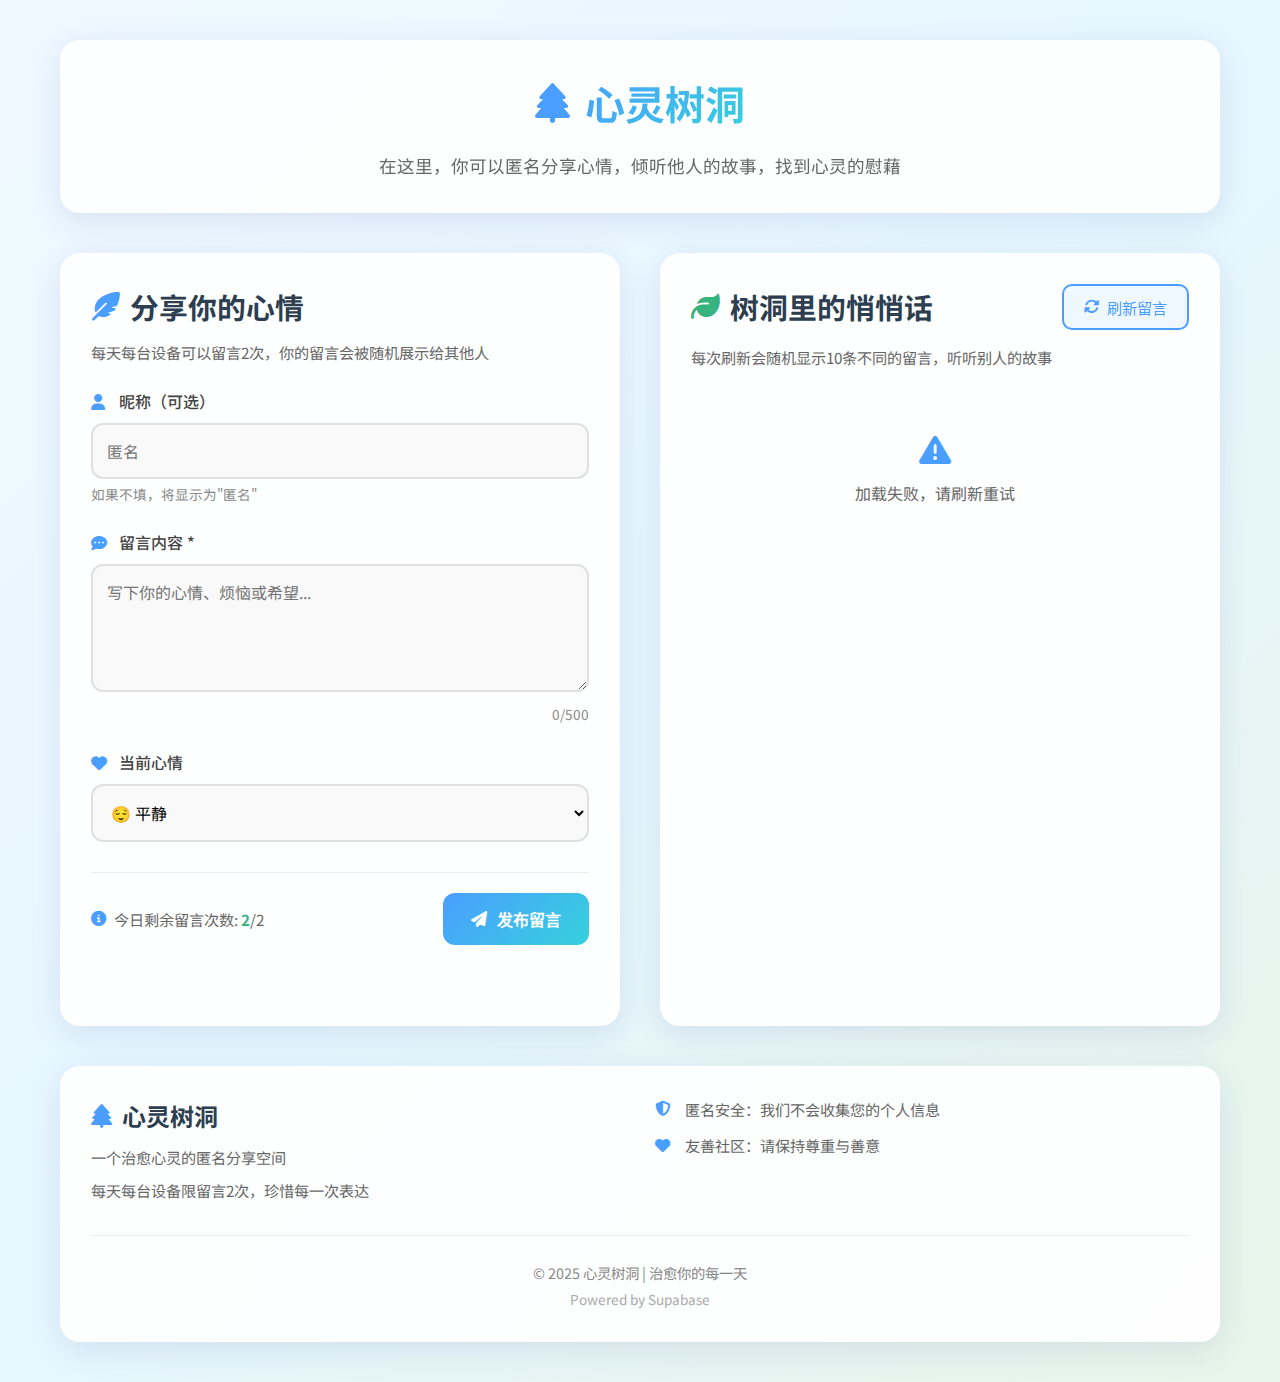
<file: index.html>
<!DOCTYPE html>
<html lang="zh-CN">
<head>
    <meta charset="UTF-8">
    <meta name="viewport" content="width=device-width, initial-scale=1.0">
    <title>心灵树洞 - 治愈你的每一天</title>
    <link rel="stylesheet" href="style.css">
    <link rel="stylesheet" href="https://cdnjs.cloudflare.com/ajax/libs/font-awesome/6.4.0/css/all.min.css">
    <link href="https://fonts.googleapis.com/css2?family=Noto+Sans+SC:wght@300;400;500;700&display=swap" rel="stylesheet">
    <link rel="icon" type="image/x-icon" href="assets/favicon.ico">
</head>
<body>
    <div class="container">
        <!-- 头部 -->
        <header class="header">
            <div class="logo">
                <i class="fas fa-tree"></i>
                <h1>心灵树洞</h1>
            </div>
            <p class="tagline">在这里，你可以匿名分享心情，倾听他人的故事，找到心灵的慰藉</p>
        </header>

        <!-- 主要内容区 -->
        <main class="main-content">
            <!-- 留言表单 -->
            <section class="message-form-section">
                <div class="form-container">
                    <h2><i class="fas fa-feather-alt"></i> 分享你的心情</h2>
                    <p class="form-description">每天每台设备可以留言2次，你的留言会被随机展示给其他人</p>
                    
                    <form id="messageForm">
                        <div class="form-group">
                            <label for="nickname"><i class="fas fa-user"></i> 昵称（可选）</label>
                            <input type="text" id="nickname" placeholder="匿名" maxlength="20">
                            <div class="hint">如果不填，将显示为"匿名"</div>
                        </div>
                        
                        <div class="form-group">
                            <label for="content"><i class="fas fa-comment-dots"></i> 留言内容 *</label>
                            <textarea id="content" placeholder="写下你的心情、烦恼或希望..." rows="4" required maxlength="500"></textarea>
                            <div class="char-count"><span id="charCount">0</span>/500</div>
                        </div>
                        
                        <div class="form-group">
                            <label for="mood"><i class="fas fa-heart"></i> 当前心情</label>
                            <select id="mood">
                                <option value="平静">😌 平静</option>
                                <option value="开心">😊 开心</option>
                                <option value="希望">✨ 希望</option>
                                <option value="难过">😔 难过</option>
                                <option value="焦虑">😰 焦虑</option>
                                <option value="愤怒">😠 愤怒</option>
                                <option value="感恩">🙏 感恩</option>
                                <option value="困惑">🤔 困惑</option>
                                <option value="其他">🌱 其他</option>
                            </select>
                        </div>
                        
                        <div class="form-footer">
                            <div class="quota-info">
                                <i class="fas fa-info-circle"></i>
                                <span>今日剩余留言次数: <span id="remainingCount">2</span>/2</span>
                            </div>
                            <button type="submit" id="submitBtn" class="submit-btn">
                                <i class="fas fa-paper-plane"></i> 发布留言
                            </button>
                        </div>
                    </form>
                    
                    <div id="formMessage" class="form-message"></div>
                </div>
            </section>

            <!-- 留言展示区 -->
            <section class="messages-section">
                <div class="section-header">
                    <h2><i class="fas fa-leaf"></i> 树洞里的悄悄话</h2>
                    <button id="refreshBtn" class="refresh-btn">
                        <i class="fas fa-sync-alt"></i> 刷新留言
                    </button>
                </div>
                
                <p class="section-description">每次刷新会随机显示10条不同的留言，听听别人的故事</p>
                
                <div id="messagesContainer" class="messages-container">
                    <div class="loading-message">
                        <i class="fas fa-spinner fa-spin"></i>
                        <p>正在加载树洞里的悄悄话...</p>
                    </div>
                </div>
                
                <div class="empty-state" id="emptyState" style="display: none;">
                    <i class="fas fa-inbox"></i>
                    <h3>树洞还是空的</h3>
                    <p>成为第一个分享心情的人吧！</p>
                </div>
            </section>
        </main>

        <!-- 页脚 -->
        <footer class="footer">
            <div class="footer-content">
                <div class="footer-info">
                    <h3><i class="fas fa-tree"></i> 心灵树洞</h3>
                    <p>一个治愈心灵的匿名分享空间</p>
                    <p>每天每台设备限留言2次，珍惜每一次表达</p>
                </div>
                <div class="footer-links">
                    <p><i class="fas fa-shield-alt"></i> 匿名安全：我们不会收集您的个人信息</p>
                    <p><i class="fas fa-heart"></i> 友善社区：请保持尊重与善意</p>
                </div>
            </div>
            <div class="copyright">
                <p>© 2025 心灵树洞 | 治愈你的每一天</p>
                <p class="tech-note">Powered by Supabase</p>
            </div>
        </footer>
    </div>

    <!-- 成功提示模态框 -->
    <div id="successModal" class="modal">
        <div class="modal-content">
            <div class="modal-icon">
                <i class="fas fa-check-circle"></i>
            </div>
            <h3>留言已放入树洞</h3>
            <p>你的心情已被树洞聆听，可能会在某个时刻温暖他人</p>
            <button id="closeModalBtn" class="modal-btn">继续分享</button>
        </div>
    </div>

    <script src="script.js"></script>
</body>
</html>
</file>
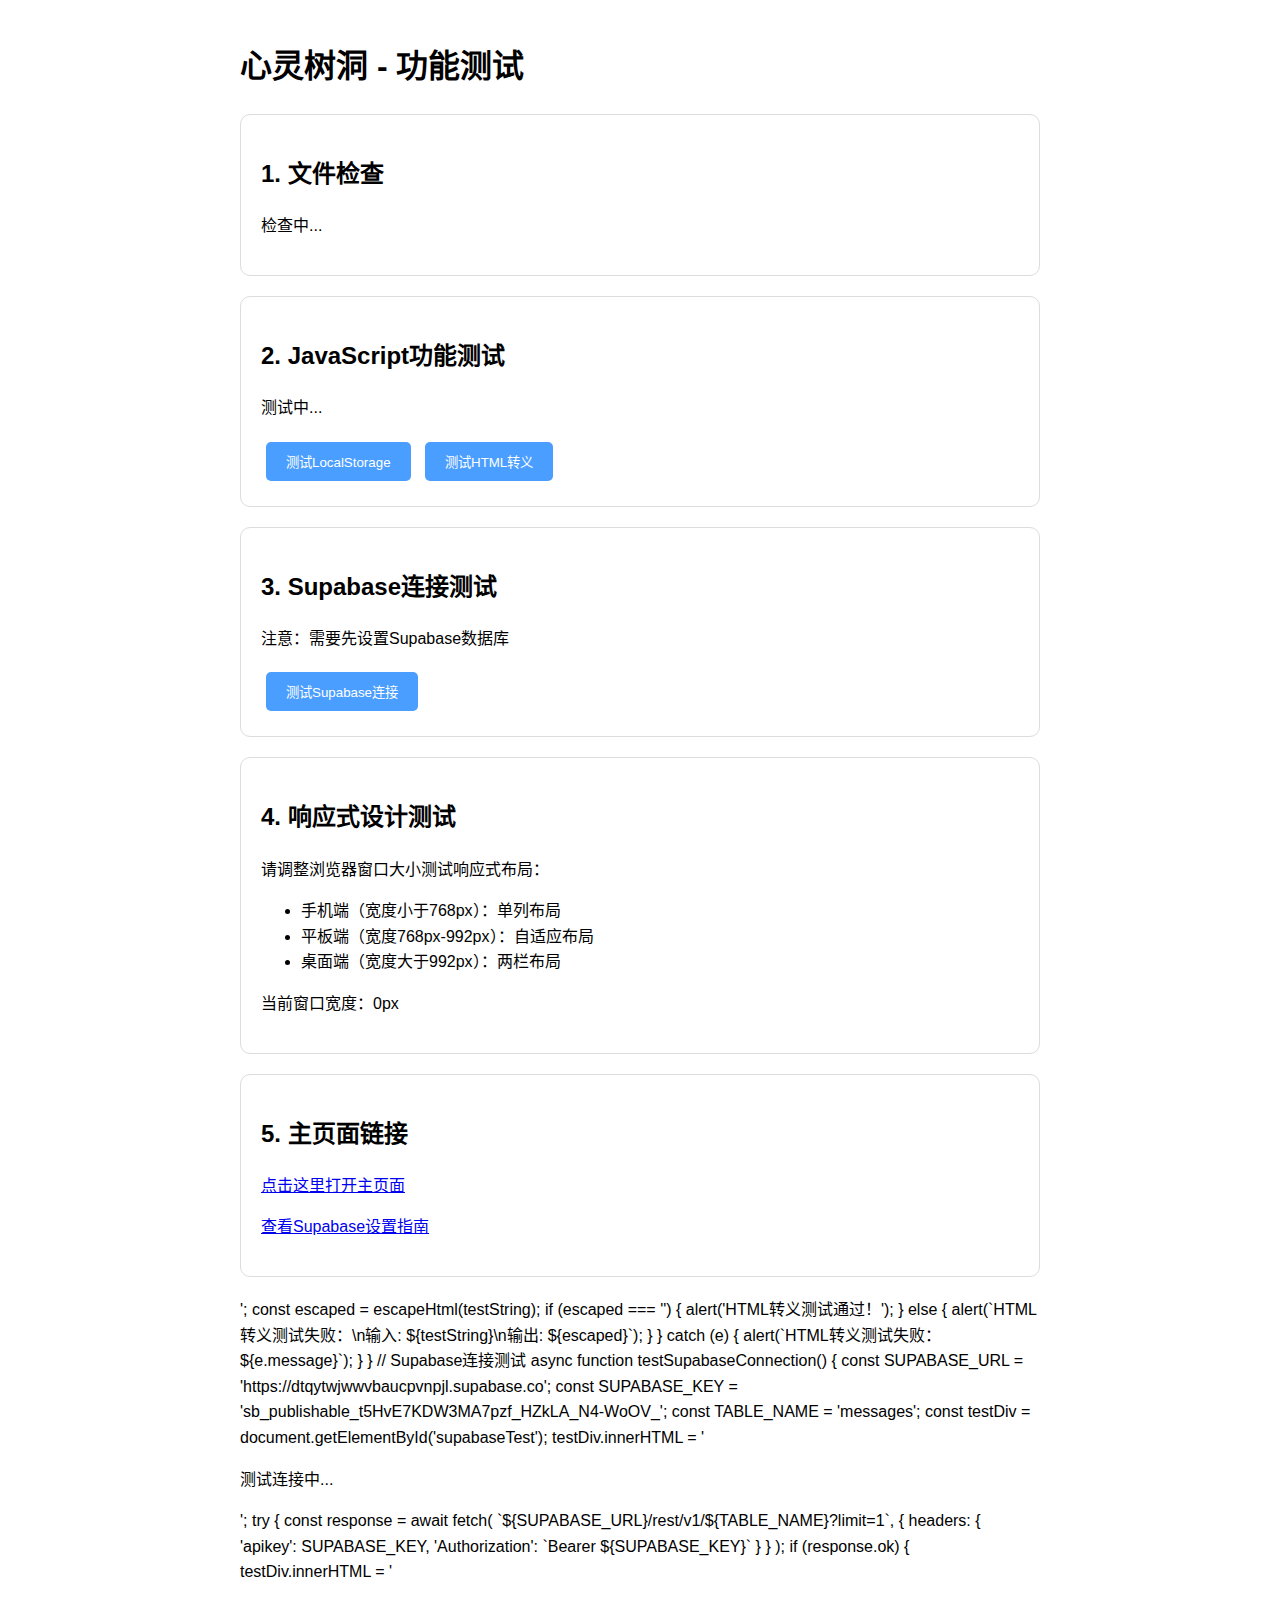
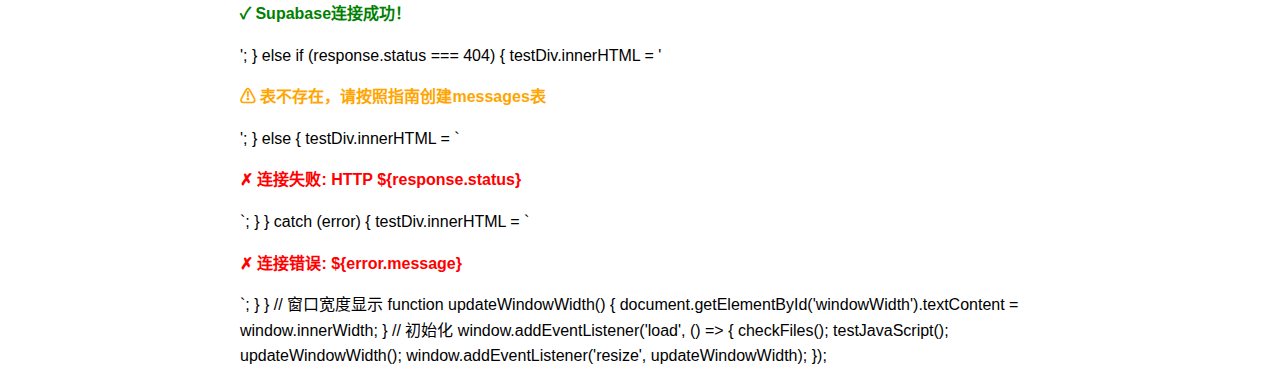
<file: test.html>
<!DOCTYPE html>
<html lang="zh-CN">
<head>
    <meta charset="UTF-8">
    <meta name="viewport" content="width=device-width, initial-scale=1.0">
    <title>心灵树洞 - 功能测试</title>
    <style>
        body {
            font-family: Arial, sans-serif;
            max-width: 800px;
            margin: 0 auto;
            padding: 20px;
            line-height: 1.6;
        }
        .test-section {
            margin: 20px 0;
            padding: 20px;
            border: 1px solid #ddd;
            border-radius: 10px;
        }
        .pass {
            color: green;
            font-weight: bold;
        }
        .fail {
            color: red;
            font-weight: bold;
        }
        .warning {
            color: orange;
            font-weight: bold;
        }
        button {
            padding: 10px 20px;
            background: #4a9eff;
            color: white;
            border: none;
            border-radius: 5px;
            cursor: pointer;
            margin: 5px;
        }
        button:hover {
            background: #3679d6;
        }
    </style>
</head>
<body>
    <h1>心灵树洞 - 功能测试</h1>
    
    <div class="test-section">
        <h2>1. 文件检查</h2>
        <div id="fileCheck">
            <p>检查中...</p>
        </div>
    </div>
    
    <div class="test-section">
        <h2>2. JavaScript功能测试</h2>
        <div id="jsTest">
            <p>测试中...</p>
        </div>
        <button onclick="testLocalStorage()">测试LocalStorage</button>
        <button onclick="testEscapeHtml()">测试HTML转义</button>
    </div>
    
    <div class="test-section">
        <h2>3. Supabase连接测试</h2>
        <div id="supabaseTest">
            <p>注意：需要先设置Supabase数据库</p>
            <button onclick="testSupabaseConnection()">测试Supabase连接</button>
        </div>
    </div>
    
    <div class="test-section">
        <h2>4. 响应式设计测试</h2>
        <p>请调整浏览器窗口大小测试响应式布局：</p>
        <ul>
            <li>手机端（宽度小于768px）：单列布局</li>
            <li>平板端（宽度768px-992px）：自适应布局</li>
            <li>桌面端（宽度大于992px）：两栏布局</li>
        </ul>
        <p>当前窗口宽度：<span id="windowWidth">0</span>px</p>
    </div>
    
    <div class="test-section">
        <h2>5. 主页面链接</h2>
        <p><a href="index.html" target="_blank">点击这里打开主页面</a></p>
        <p><a href="../backend/supabase_setup.md" target="_blank">查看Supabase设置指南</a></p>
    </div>

    <script>
        // 文件检查
        function checkFiles() {
            const files = [
                'index.html',
                'style.css', 
                'script.js',
                'assets/README.txt'
            ];
            
            const fileCheckDiv = document.getElementById('fileCheck');
            let html = '<ul>';
            let allPass = true;
            
            files.forEach(file => {
                // 简单检查文件是否存在（通过尝试加载）
                const xhr = new XMLHttpRequest();
                xhr.open('HEAD', file, false);
                try {
                    xhr.send();
                    if (xhr.status === 200 || xhr.status === 0) {
                        html += `<li><span class="pass">✓</span> ${file} 存在</li>`;
                    } else {
                        html += `<li><span class="fail">✗</span> ${file} 不存在或无法访问</li>`;
                        allPass = false;
                    }
                } catch (e) {
                    html += `<li><span class="fail">✗</span> ${file} 检查失败: ${e.message}</li>`;
                    allPass = false;
                }
            });
            
            html += '</ul>';
            if (allPass) {
                html += '<p class="pass">所有文件检查通过！</p>';
            } else {
                html += '<p class="fail">部分文件检查失败，请检查文件路径。</p>';
            }
            
            fileCheckDiv.innerHTML = html;
        }
        
        // JavaScript功能测试
        function testJavaScript() {
            const jsTestDiv = document.getElementById('jsTest');
            let html = '<ul>';
            let testsPassed = 0;
            let totalTests = 3;
            
            // 测试1: 检查必要的函数是否存在
            try {
                if (typeof escapeHtml === 'function') {
                    html += '<li><span class="pass">✓</span> escapeHtml函数存在</li>';
                    testsPassed++;
                } else {
                    html += '<li><span class="fail">✗</span> escapeHtml函数不存在</li>';
                }
            } catch (e) {
                html += `<li><span class="fail">✗</span> escapeHtml函数检查失败: ${e.message}</li>`;
            }
            
            // 测试2: 测试日期函数
            try {
                const today = new Date().toDateString();
                if (today && typeof today === 'string') {
                    html += `<li><span class="pass">✓</span> 日期函数正常: ${today}</li>`;
                    testsPassed++;
                }
            } catch (e) {
                html += `<li><span class="fail">✗</span> 日期函数测试失败</li>`;
            }
            
            // 测试3: 测试JSON函数
            try {
                const testObj = { test: true };
                const jsonStr = JSON.stringify(testObj);
                const parsedObj = JSON.parse(jsonStr);
                if (parsedObj.test === true) {
                    html += '<li><span class="pass">✓</span> JSON函数正常</li>';
                    testsPassed++;
                }
            } catch (e) {
                html += `<li><span class="fail">✗</span> JSON函数测试失败</li>`;
            }
            
            html += '</ul>';
            html += `<p>JavaScript测试: ${testsPassed}/${totalTests} 通过</p>`;
            
            jsTestDiv.innerHTML = html;
        }
        
        // LocalStorage测试
        function testLocalStorage() {
            try {
                localStorage.setItem('test_key', 'test_value');
                const value = localStorage.getItem('test_key');
                if (value === 'test_value') {
                    localStorage.removeItem('test_key');
                    alert('LocalStorage测试通过！');
                } else {
                    alert('LocalStorage测试失败：读取的值不正确');
                }
            } catch (e) {
                alert(`LocalStorage测试失败：${e.message}`);
            }
        }
        
        // HTML转义测试
        function testEscapeHtml() {
            try {
                // 定义escapeHtml函数（从主脚本复制）
                function escapeHtml(text) {
                    const div = document.createElement('div');
                    div.textContent = text;
                    return div.innerHTML;
                }
                
                const testString = '<script>alert("xss")</script>';
                const escaped = escapeHtml(testString);
                if (escaped === '<script>alert("xss")</script>') {
                    alert('HTML转义测试通过！');
                } else {
                    alert(`HTML转义测试失败：\n输入: ${testString}\n输出: ${escaped}`);
                }
            } catch (e) {
                alert(`HTML转义测试失败：${e.message}`);
            }
        }
        
        // Supabase连接测试
        async function testSupabaseConnection() {
            const SUPABASE_URL = 'https://dtqytwjwwvbaucpvnpjl.supabase.co';
            const SUPABASE_KEY = 'sb_publishable_t5HvE7KDW3MA7pzf_HZkLA_N4-WoOV_';
            const TABLE_NAME = 'messages';
            
            const testDiv = document.getElementById('supabaseTest');
            testDiv.innerHTML = '<p>测试连接中...</p>';
            
            try {
                const response = await fetch(
                    `${SUPABASE_URL}/rest/v1/${TABLE_NAME}?limit=1`,
                    {
                        headers: {
                            'apikey': SUPABASE_KEY,
                            'Authorization': `Bearer ${SUPABASE_KEY}`
                        }
                    }
                );
                
                if (response.ok) {
                    testDiv.innerHTML = '<p class="pass">✓ Supabase连接成功！</p>';
                } else if (response.status === 404) {
                    testDiv.innerHTML = '<p class="warning">⚠ 表不存在，请按照指南创建messages表</p>';
                } else {
                    testDiv.innerHTML = `<p class="fail">✗ 连接失败: HTTP ${response.status}</p>`;
                }
            } catch (error) {
                testDiv.innerHTML = `<p class="fail">✗ 连接错误: ${error.message}</p>`;
            }
        }
        
        // 窗口宽度显示
        function updateWindowWidth() {
            document.getElementById('windowWidth').textContent = window.innerWidth;
        }
        
        // 初始化
        window.addEventListener('load', () => {
            checkFiles();
            testJavaScript();
            updateWindowWidth();
            window.addEventListener('resize', updateWindowWidth);
        });
    </script>
</body>
</html>
</file>
<file: style.css>
/* 基础重置和字体 */
* {
    margin: 0;
    padding: 0;
    box-sizing: border-box;
}

body {
    font-family: 'Noto Sans SC', sans-serif;
    line-height: 1.6;
    color: #333;
    background: linear-gradient(135deg, #f0f8ff 0%, #e6f7ff 50%, #e8f5e9 100%);
    min-height: 100vh;
    padding: 20px;
}

.container {
    max-width: 1200px;
    margin: 0 auto;
    padding: 20px;
}

/* 头部样式 */
.header {
    text-align: center;
    margin-bottom: 40px;
    padding: 30px 20px;
    background: rgba(255, 255, 255, 0.9);
    border-radius: 20px;
    box-shadow: 0 8px 32px rgba(31, 38, 135, 0.1);
    backdrop-filter: blur(4px);
    border: 1px solid rgba(255, 255, 255, 0.18);
}

.logo {
    display: flex;
    align-items: center;
    justify-content: center;
    gap: 15px;
    margin-bottom: 15px;
}

.logo i {
    font-size: 2.5rem;
    color: #4a9eff;
}

.logo h1 {
    font-size: 2.5rem;
    font-weight: 700;
    background: linear-gradient(135deg, #4a9eff 0%, #36d1dc 100%);
    -webkit-background-clip: text;
    -webkit-text-fill-color: transparent;
    background-clip: text;
}

.tagline {
    font-size: 1.1rem;
    color: #666;
    max-width: 600px;
    margin: 0 auto;
    line-height: 1.8;
}

/* 主要内容区布局 */
.main-content {
    display: grid;
    grid-template-columns: 1fr;
    gap: 40px;
    margin-bottom: 40px;
}

@media (min-width: 992px) {
    .main-content {
        grid-template-columns: 1fr 1fr;
    }
}

/* 表单区域 */
.message-form-section {
    background: rgba(255, 255, 255, 0.95);
    border-radius: 20px;
    padding: 30px;
    box-shadow: 0 8px 32px rgba(31, 38, 135, 0.1);
    border: 1px solid rgba(255, 255, 255, 0.18);
}

.form-container h2 {
    font-size: 1.8rem;
    margin-bottom: 10px;
    color: #2c3e50;
    display: flex;
    align-items: center;
    gap: 10px;
}

.form-container h2 i {
    color: #4a9eff;
}

.form-description {
    color: #666;
    margin-bottom: 25px;
    font-size: 0.95rem;
}

/* 表单样式 */
.form-group {
    margin-bottom: 25px;
}

.form-group label {
    display: block;
    margin-bottom: 8px;
    font-weight: 500;
    color: #444;
    display: flex;
    align-items: center;
    gap: 8px;
}

.form-group label i {
    color: #4a9eff;
    width: 20px;
}

.form-group input,
.form-group textarea,
.form-group select {
    width: 100%;
    padding: 14px;
    border: 2px solid #e0e0e0;
    border-radius: 12px;
    font-family: 'Noto Sans SC', sans-serif;
    font-size: 1rem;
    transition: all 0.3s ease;
    background: #f9f9f9;
}

.form-group input:focus,
.form-group textarea:focus,
.form-group select:focus {
    outline: none;
    border-color: #4a9eff;
    background: #fff;
    box-shadow: 0 0 0 3px rgba(74, 158, 255, 0.1);
}

.form-group textarea {
    resize: vertical;
    min-height: 120px;
}

.hint {
    font-size: 0.85rem;
    color: #888;
    margin-top: 5px;
}

.char-count {
    text-align: right;
    font-size: 0.85rem;
    color: #888;
    margin-top: 5px;
}

/* 表单底部 */
.form-footer {
    display: flex;
    justify-content: space-between;
    align-items: center;
    margin-top: 30px;
    padding-top: 20px;
    border-top: 1px solid #eee;
}

.quota-info {
    display: flex;
    align-items: center;
    gap: 8px;
    color: #666;
    font-size: 0.95rem;
}

.quota-info i {
    color: #4a9eff;
}

#remainingCount {
    font-weight: bold;
    color: #36b37e;
}

.submit-btn {
    background: linear-gradient(135deg, #4a9eff 0%, #36d1dc 100%);
    color: white;
    border: none;
    padding: 14px 28px;
    border-radius: 12px;
    font-size: 1rem;
    font-weight: 600;
    cursor: pointer;
    transition: all 0.3s ease;
    display: flex;
    align-items: center;
    gap: 10px;
}

.submit-btn:hover {
    transform: translateY(-2px);
    box-shadow: 0 6px 20px rgba(74, 158, 255, 0.3);
}

.submit-btn:active {
    transform: translateY(0);
}

.submit-btn:disabled {
    background: #ccc;
    cursor: not-allowed;
    transform: none;
    box-shadow: none;
}

/* 表单消息 */
.form-message {
    margin-top: 20px;
    padding: 15px;
    border-radius: 12px;
    font-size: 0.95rem;
}

.form-message.success {
    background: #e8f5e9;
    color: #2e7d32;
    border: 1px solid #a5d6a7;
}

.form-message.error {
    background: #ffebee;
    color: #c62828;
    border: 1px solid #ef9a9a;
}

/* 留言展示区 */
.messages-section {
    background: rgba(255, 255, 255, 0.95);
    border-radius: 20px;
    padding: 30px;
    box-shadow: 0 8px 32px rgba(31, 38, 135, 0.1);
    border: 1px solid rgba(255, 255, 255, 0.18);
}

.section-header {
    display: flex;
    justify-content: space-between;
    align-items: center;
    margin-bottom: 15px;
}

.section-header h2 {
    font-size: 1.8rem;
    color: #2c3e50;
    display: flex;
    align-items: center;
    gap: 10px;
}

.section-header h2 i {
    color: #36b37e;
}

.refresh-btn {
    background: #f0f8ff;
    color: #4a9eff;
    border: 2px solid #4a9eff;
    padding: 10px 20px;
    border-radius: 10px;
    font-size: 0.95rem;
    cursor: pointer;
    transition: all 0.3s ease;
    display: flex;
    align-items: center;
    gap: 8px;
}

.refresh-btn:hover {
    background: #4a9eff;
    color: white;
}

.section-description {
    color: #666;
    margin-bottom: 25px;
    font-size: 0.95rem;
}

/* 留言容器 */
.messages-container {
    display: grid;
    grid-template-columns: 1fr;
    gap: 20px;
    max-height: 600px;
    overflow-y: auto;
    padding-right: 10px;
}

@media (min-width: 768px) {
    .messages-container {
        grid-template-columns: repeat(2, 1fr);
    }
}

/* 单个留言卡片 */
.message-card {
    background: #f9f9f9;
    border-radius: 15px;
    padding: 20px;
    border-left: 5px solid;
    transition: transform 0.3s ease, box-shadow 0.3s ease;
    position: relative;
    overflow: hidden;
}

.message-card:hover {
    transform: translateY(-5px);
    box-shadow: 0 10px 25px rgba(0, 0, 0, 0.1);
}

.message-card::before {
    content: '';
    position: absolute;
    top: 0;
    left: 0;
    right: 0;
    height: 4px;
    background: linear-gradient(90deg, #4a9eff, #36d1dc);
    opacity: 0.3;
}

/* 不同心情的颜色 */
.message-card[data-mood="平静"] { border-left-color: #4a9eff; }
.message-card[data-mood="开心"] { border-left-color: #ffd166; }
.message-card[data-mood="希望"] { border-left-color: #06d6a0; }
.message-card[data-mood="难过"] { border-left-color: #118ab2; }
.message-card[data-mood="焦虑"] { border-left-color: #ef476f; }
.message-card[data-mood="愤怒"] { border-left-color: #ff6b6b; }
.message-card[data-mood="感恩"] { border-left-color: #ff9e6d; }
.message-card[data-mood="困惑"] { border-left-color: #9d4edd; }
.message-card[data-mood="其他"] { border-left-color: #8ac926; }

.message-header {
    display: flex;
    justify-content: space-between;
    align-items: center;
    margin-bottom: 12px;
}

.message-nickname {
    font-weight: 600;
    color: #2c3e50;
    display: flex;
    align-items: center;
    gap: 8px;
}

.message-nickname i {
    color: #4a9eff;
    font-size: 0.9rem;
}

.message-mood {
    font-size: 0.85rem;
    padding: 4px 12px;
    border-radius: 20px;
    background: rgba(74, 158, 255, 0.1);
    color: #4a9eff;
    font-weight: 500;
}

.message-content {
    color: #444;
    line-height: 1.7;
    margin-bottom: 15px;
    font-size: 0.95rem;
}

.message-footer {
    display: flex;
    justify-content: space-between;
    align-items: center;
    font-size: 0.85rem;
    color: #888;
}

.message-time {
    display: flex;
    align-items: center;
    gap: 5px;
}

.message-time i {
    color: #aaa;
}

/* 加载状态 */
.loading-message {
    text-align: center;
    padding: 40px;
    grid-column: 1 / -1;
}

.loading-message i {
    font-size: 2rem;
    color: #4a9eff;
    margin-bottom: 15px;
}

.loading-message p {
    color: #666;
}

/* 空状态 */
.empty-state {
    text-align: center;
    padding: 60px 20px;
    grid-column: 1 / -1;
}

.empty-state i {
    font-size: 3rem;
    color: #ddd;
    margin-bottom: 20px;
}

.empty-state h3 {
    color: #999;
    margin-bottom: 10px;
}

.empty-state p {
    color: #aaa;
}

/* 页脚 */
.footer {
    background: rgba(255, 255, 255, 0.9);
    border-radius: 20px;
    padding: 30px;
    margin-top: 40px;
    box-shadow: 0 8px 32px rgba(31, 38, 135, 0.1);
    border: 1px solid rgba(255, 255, 255, 0.18);
}

.footer-content {
    display: grid;
    grid-template-columns: 1fr;
    gap: 30px;
    margin-bottom: 25px;
}

@media (min-width: 768px) {
    .footer-content {
        grid-template-columns: 1fr 1fr;
    }
}

.footer-info h3 {
    font-size: 1.5rem;
    margin-bottom: 10px;
    color: #2c3e50;
    display: flex;
    align-items: center;
    gap: 10px;
}

.footer-info h3 i {
    color: #4a9eff;
}

.footer-info p {
    color: #666;
    margin-bottom: 8px;
    font-size: 0.95rem;
}

.footer-links p {
    color: #666;
    margin-bottom: 12px;
    font-size: 0.95rem;
    display: flex;
    align-items: center;
    gap: 10px;
}

.footer-links p i {
    color: #4a9eff;
    width: 20px;
}

.copyright {
    text-align: center;
    padding-top: 25px;
    border-top: 1px solid #eee;
    color: #888;
    font-size: 0.9rem;
}

.tech-note {
    margin-top: 5px;
    font-size: 0.85rem;
    color: #aaa;
}

/* 模态框 */
.modal {
    display: none;
    position: fixed;
    top: 0;
    left: 0;
    right: 0;
    bottom: 0;
    background: rgba(0, 0, 0, 0.5);
    z-index: 1000;
    align-items: center;
    justify-content: center;
    padding: 20px;
}

.modal-content {
    background: white;
    border-radius: 20px;
    padding: 40px;
    max-width: 400px;
    width: 100%;
    text-align: center;
    box-shadow: 0 20px 60px rgba(0, 0, 0, 0.2);
    animation: modalAppear 0.3s ease;
}

@keyframes modalAppear {
    from {
        opacity: 0;
        transform: translateY(-20px);
    }
    to {
        opacity: 1;
        transform: translateY(0);
    }
}

.modal-icon {
    font-size: 4rem;
    color: #36b37e;
    margin-bottom: 20px;
}

.modal-content h3 {
    font-size: 1.8rem;
    margin-bottom: 15px;
    color: #2c3e50;
}

.modal-content p {
    color: #666;
    margin-bottom: 25px;
    line-height: 1.6;
}

.modal-btn {
    background: linear-gradient(135deg, #4a9eff 0%, #36d1dc 100%);
    color: white;
    border: none;
    padding: 14px 28px;
    border-radius: 12px;
    font-size: 1rem;
    font-weight: 600;
    cursor: pointer;
    transition: all 0.3s ease;
    width: 100%;
}

.modal-btn:hover {
    transform: translateY(-2px);
    box-shadow: 0 6px 20px rgba(74, 158, 255, 0.3);
}

/* 滚动条样式 */
::-webkit-scrollbar {
    width: 8px;
}

::-webkit-scrollbar-track {
    background: #f1f1f1;
    border-radius: 10px;
}

::-webkit-scrollbar-thumb {
    background: #c1c1c1;
    border-radius: 10px;
}

::-webkit-scrollbar-thumb:hover {
    background: #a8a8a8;
}

/* 响应式调整 */
@media (max-width: 768px) {
    .container {
        padding: 10px;
    }
    
    .header {
        padding: 20px 15px;
    }
    
    .logo h1 {
        font-size: 2rem;
    }
    
    .message-form-section,
    .messages-section {
        padding: 20px;
    }
    
    .form-footer {
        flex-direction: column;
        gap: 15px;
        align-items: stretch;
    }
    
    .submit-btn {
        width: 100%;
        justify-content: center;
    }
    
    .section-header {
        flex-direction: column;
        align-items: flex-start;
        gap: 15px;
    }
    
    .refresh-btn {
        align-self: flex-start;
    }
}
</file>
